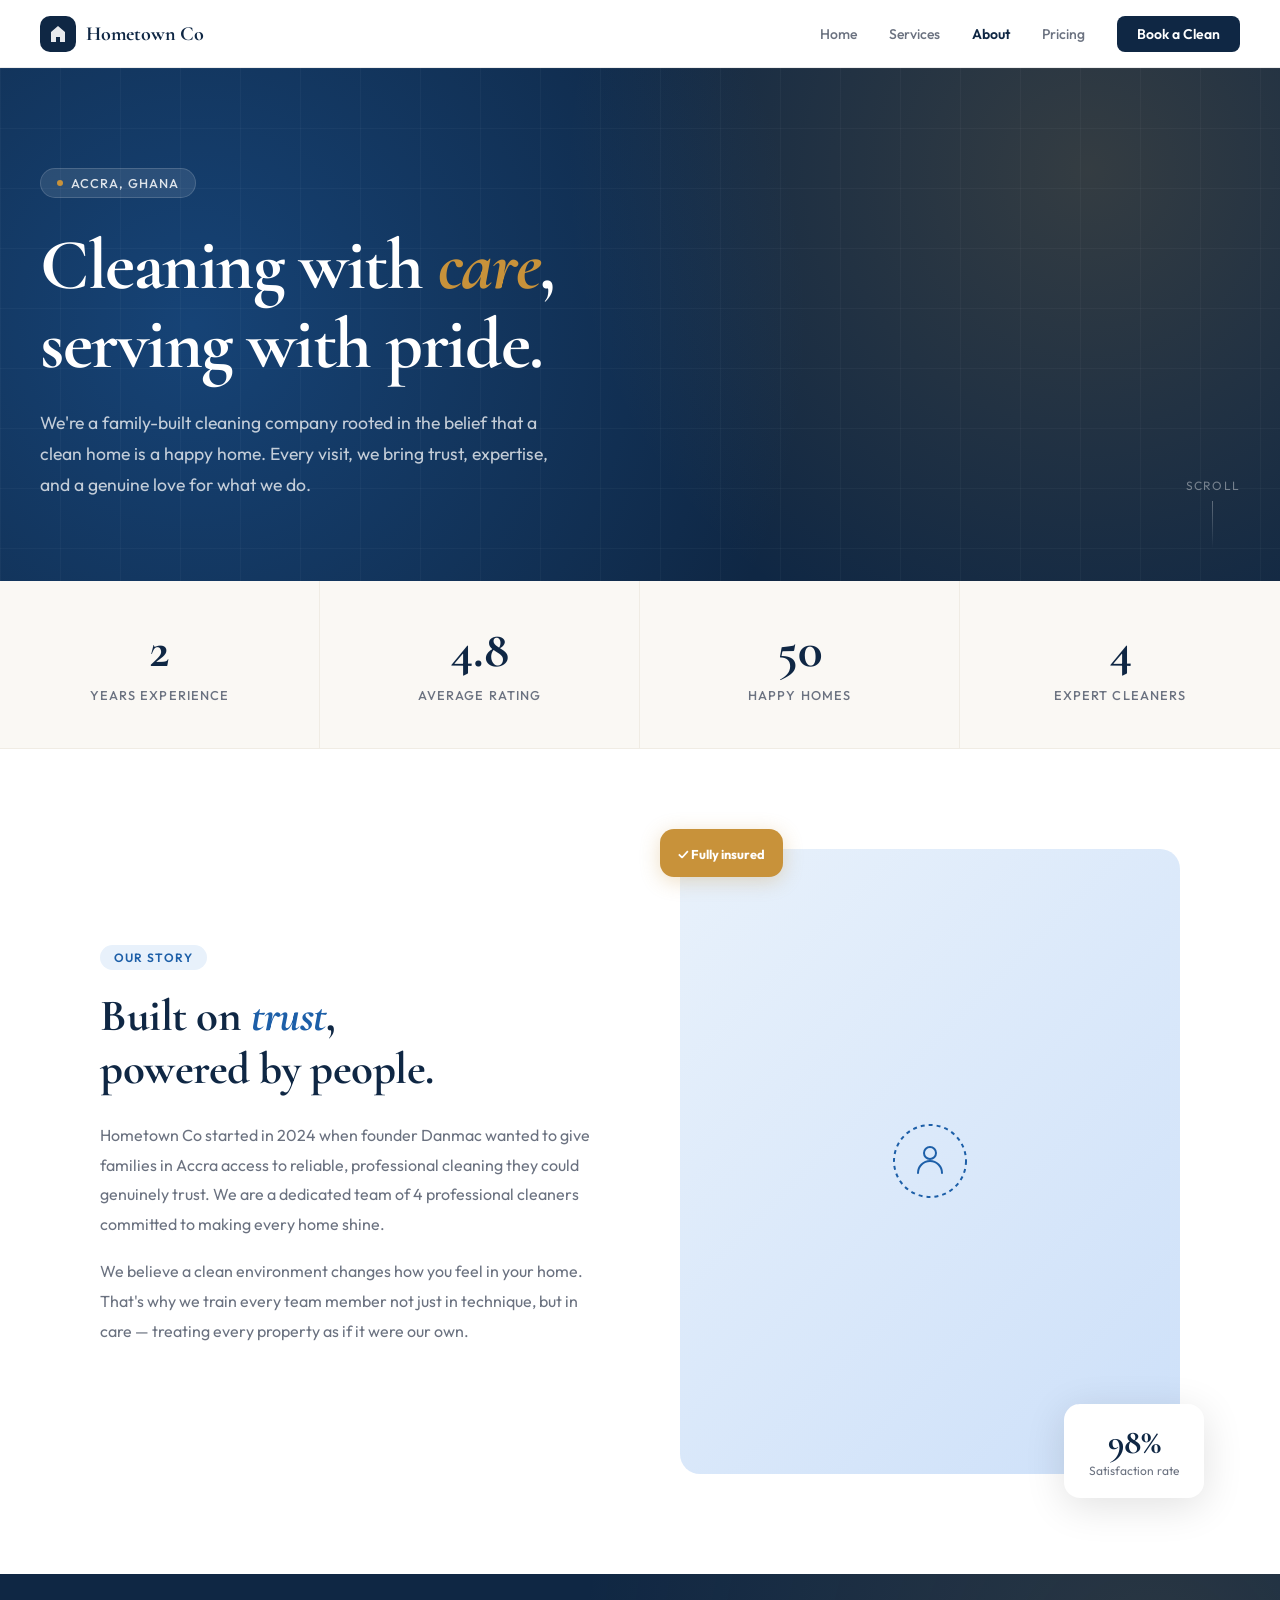
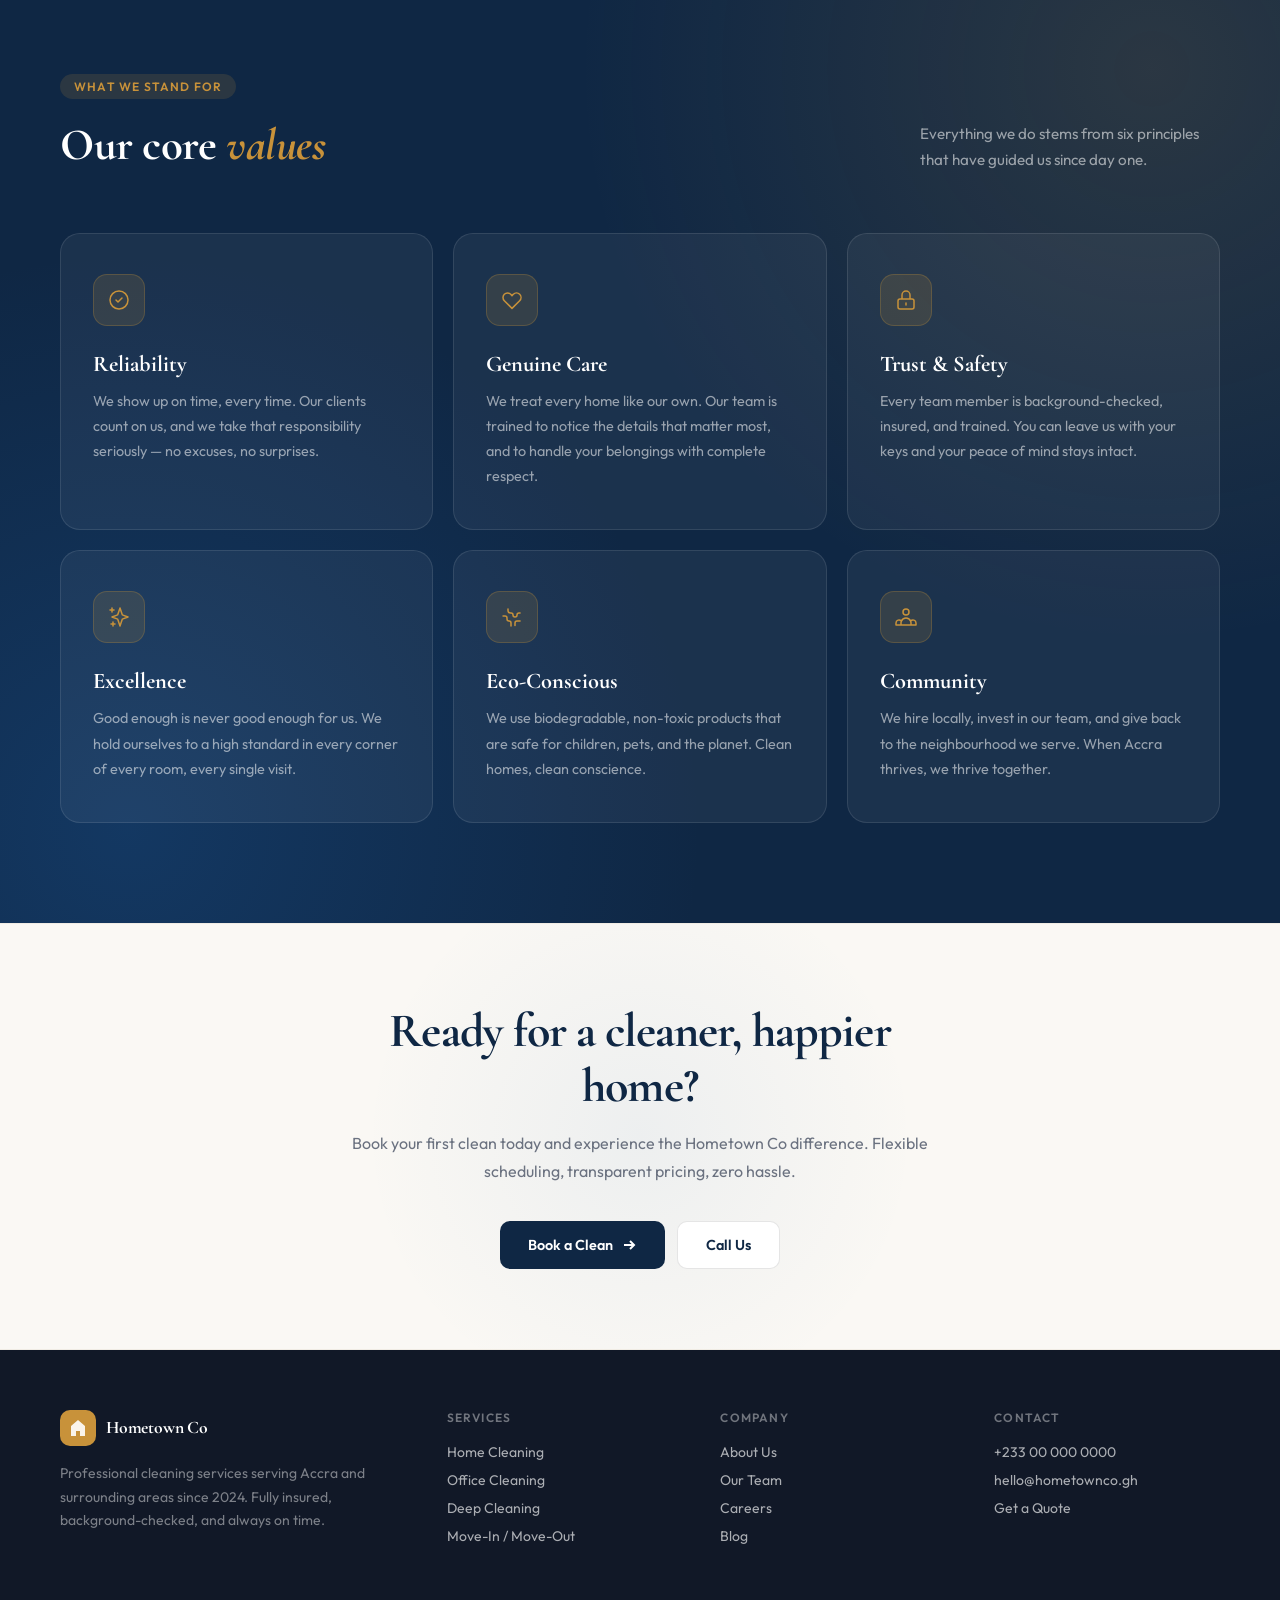
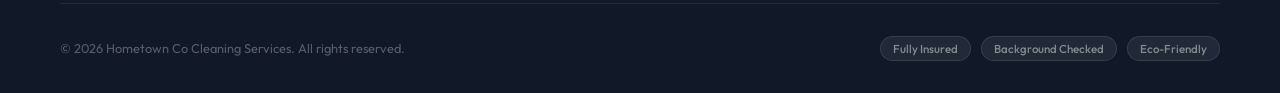
<file: about.html>
<!DOCTYPE html>
<html lang="en">
<head>
  <meta charset="UTF-8">
  <meta name="viewport" content="width=device-width, initial-scale=1.0">
  <title>About Us — Hometown Co Cleaning Services</title>
  <link href="https://fonts.googleapis.com/css2?family=Cormorant+Garamond:ital,wght@0,400;0,600;0,700;1,400&family=Outfit:wght@300;400;500;600&display=swap" rel="stylesheet">
  <style>
    :root {
      --navy: #0f2744;
      --navy-mid: #1a3a5c;
      --blue: #1d5fa8;
      --blue-light: #e8f1fb;
      --ivory: #faf8f4;
      --ivory-dark: #f0ece4;
      --gold: #c8923a;
      --gold-light: #f5e6cd;
      --sage: #4a7c5f;
      --white: #ffffff;
      --dark: #111827;
      --gray: #6b7280;
      --gray-light: #f3f4f6;
      --radius: 16px;
    }

    * { margin: 0; padding: 0; box-sizing: border-box; }

    html { scroll-behavior: smooth; }

    body {
      font-family: 'Outfit', sans-serif;
      color: var(--dark);
      background: var(--white);
      overflow-x: hidden;
    }

    /* ─── HEADER ─────────────────────────────── */
    header {
      position: sticky;
      top: 0;
      z-index: 100;
      background: rgba(255,255,255,0.95);
      backdrop-filter: blur(12px);
      border-bottom: 1px solid rgba(0,0,0,0.07);
      padding: 0 40px;
      display: flex;
      justify-content: space-between;
      align-items: center;
      height: 68px;
    }

    .logo {
      display: flex;
      align-items: center;
      gap: 10px;
      text-decoration: none;
    }

    .logo-mark {
      width: 36px;
      height: 36px;
      background: var(--navy);
      border-radius: 10px;
      display: flex;
      align-items: center;
      justify-content: center;
    }

    .logo-mark svg { width: 20px; height: 20px; }

    .logo-text {
      font-family: 'Cormorant Garamond', serif;
      font-size: 1.25rem;
      font-weight: 700;
      color: var(--navy);
      letter-spacing: -0.01em;
    }

    nav {
      display: flex;
      align-items: center;
      gap: 32px;
    }

    nav a {
      color: var(--gray);
      text-decoration: none;
      font-size: 0.875rem;
      font-weight: 500;
      transition: color 0.2s;
    }

    nav a:hover { color: var(--navy); }
    nav a.active { color: var(--navy); font-weight: 600; }

    .nav-cta {
      background: var(--navy);
      color: white !important;
      padding: 9px 20px;
      border-radius: 8px;
      font-size: 0.875rem !important;
      font-weight: 600 !important;
      transition: background 0.2s, transform 0.15s !important;
    }

    .nav-cta:hover {
      background: var(--navy-mid) !important;
      color: white !important;
      transform: translateY(-1px);
    }

    .hamburger {
      display: none;
      flex-direction: column;
      gap: 5px;
      cursor: pointer;
      padding: 4px;
      background: none;
      border: none;
    }

    .hamburger span {
      display: block;
      width: 22px;
      height: 2px;
      background: var(--navy);
      border-radius: 2px;
      transition: all 0.3s;
    }

    /* ─── HERO ─────────────────────────────────── */
    .hero {
      background: var(--navy);
      color: white;
      padding: 100px 40px 80px;
      position: relative;
      overflow: hidden;
    }

    .hero::before {
      content: '';
      position: absolute;
      inset: 0;
      background:
        radial-gradient(circle at 15% 50%, rgba(29,95,168,0.5) 0%, transparent 55%),
        radial-gradient(circle at 85% 20%, rgba(200,146,58,0.2) 0%, transparent 45%);
    }

    .hero-grid {
      position: absolute;
      inset: 0;
      background-image:
        linear-gradient(rgba(255,255,255,0.03) 1px, transparent 1px),
        linear-gradient(90deg, rgba(255,255,255,0.03) 1px, transparent 1px);
      background-size: 60px 60px;
    }

    .hero-inner {
      position: relative;
      max-width: 700px;
      animation: fadeUp 0.8s ease both;
    }

    @keyframes fadeUp {
      from { opacity: 0; transform: translateY(24px); }
      to   { opacity: 1; transform: translateY(0); }
    }

    .hero-eyebrow {
      display: inline-flex;
      align-items: center;
      gap: 8px;
      background: rgba(255,255,255,0.1);
      border: 1px solid rgba(255,255,255,0.15);
      border-radius: 100px;
      padding: 6px 16px;
      font-size: 0.8rem;
      font-weight: 500;
      letter-spacing: 0.08em;
      text-transform: uppercase;
      margin-bottom: 28px;
      color: rgba(255,255,255,0.85);
    }

    .hero-eyebrow::before {
      content: '';
      width: 6px;
      height: 6px;
      background: var(--gold);
      border-radius: 50%;
    }

    .hero h1 {
      font-family: 'Cormorant Garamond', serif;
      font-size: clamp(2.8rem, 6vw, 4.5rem);
      font-weight: 700;
      line-height: 1.1;
      letter-spacing: -0.02em;
      margin-bottom: 24px;
    }

    .hero h1 em {
      font-style: italic;
      color: var(--gold);
    }

    .hero p {
      font-size: 1.1rem;
      line-height: 1.75;
      color: rgba(255,255,255,0.75);
      max-width: 520px;
    }

    .hero-scroll {
      position: absolute;
      bottom: 32px;
      right: 40px;
      display: flex;
      flex-direction: column;
      align-items: center;
      gap: 8px;
      color: rgba(255,255,255,0.4);
      font-size: 0.75rem;
      letter-spacing: 0.1em;
      text-transform: uppercase;
    }

    .hero-scroll::after {
      content: '';
      width: 1px;
      height: 48px;
      background: linear-gradient(to bottom, rgba(255,255,255,0.3), transparent);
    }

    /* ─── STATS ─────────────────────────────────── */
    .stats {
      display: grid;
      grid-template-columns: repeat(4, 1fr);
      background: var(--ivory);
      border-bottom: 1px solid var(--ivory-dark);
    }

    .stat {
      padding: 44px 32px;
      text-align: center;
      border-right: 1px solid var(--ivory-dark);
      position: relative;
      overflow: hidden;
      animation: fadeUp 0.6s ease both;
    }

    .stat:nth-child(1) { animation-delay: 0.1s; }
    .stat:nth-child(2) { animation-delay: 0.2s; }
    .stat:nth-child(3) { animation-delay: 0.3s; }
    .stat:nth-child(4) { animation-delay: 0.4s; }

    .stat:last-child { border-right: none; }

    .stat-number {
      font-family: 'Cormorant Garamond', serif;
      font-size: 3.2rem;
      font-weight: 700;
      color: var(--navy);
      display: block;
      line-height: 1;
      margin-bottom: 8px;
    }

    .stat-number sup {
      font-size: 1.5rem;
      vertical-align: super;
    }

    .stat-label {
      font-size: 0.8rem;
      color: var(--gray);
      text-transform: uppercase;
      letter-spacing: 0.08em;
      font-weight: 500;
    }

    /* ─── MISSION ───────────────────────────────── */
    .mission {
      padding: 100px 40px;
      max-width: 1160px;
      margin: 0 auto;
      display: grid;
      grid-template-columns: 1fr 1fr;
      gap: 80px;
      align-items: center;
    }

    .section-tag {
      display: inline-block;
      background: var(--blue-light);
      color: var(--blue);
      font-size: 0.75rem;
      font-weight: 600;
      letter-spacing: 0.1em;
      text-transform: uppercase;
      padding: 5px 14px;
      border-radius: 100px;
      margin-bottom: 20px;
    }

    .mission-text h2 {
      font-family: 'Cormorant Garamond', serif;
      font-size: clamp(2rem, 3.5vw, 2.8rem);
      font-weight: 700;
      color: var(--navy);
      margin-bottom: 24px;
      line-height: 1.2;
      letter-spacing: -0.01em;
    }

    .mission-text h2 em {
      font-style: italic;
      color: var(--blue);
    }

    .mission-text p {
      color: var(--gray);
      line-height: 1.85;
      font-size: 1rem;
      margin-bottom: 18px;
    }

    .mission-text p:last-of-type { margin-bottom: 32px; }

    .btn-primary {
      display: inline-flex;
      align-items: center;
      gap: 8px;
      background: var(--navy);
      color: white;
      padding: 14px 28px;
      border-radius: 10px;
      font-size: 0.9rem;
      font-weight: 600;
      text-decoration: none;
      transition: background 0.2s, transform 0.15s, box-shadow 0.2s;
    }

    .btn-primary:hover {
      background: var(--navy-mid);
      transform: translateY(-2px);
      box-shadow: 0 8px 24px rgba(15,39,68,0.25);
    }

    .btn-primary svg { width: 16px; height: 16px; }

    .mission-visual {
      position: relative;
    }

    .mission-img-wrap {
      border-radius: 20px;
      overflow: hidden;
      aspect-ratio: 4/5;
      background: var(--blue-light);
      position: relative;
    }

    .mission-img-wrap img {
      width: 100%;
      height: 100%;
      object-fit: cover;
      display: block;
    }

    .mission-img-placeholder {
      width: 100%;
      height: 100%;
      display: flex;
      align-items: center;
      justify-content: center;
      background: linear-gradient(135deg, var(--blue-light) 0%, #cde0f9 100%);
    }

    .floating-badge {
      position: absolute;
      bottom: -24px;
      right: -24px;
      background: var(--white);
      border-radius: 16px;
      padding: 20px 24px;
      box-shadow: 0 8px 40px rgba(0,0,0,0.12);
      text-align: center;
      min-width: 140px;
    }

    .floating-badge .badge-num {
      font-family: 'Cormorant Garamond', serif;
      font-size: 2.2rem;
      font-weight: 700;
      color: var(--navy);
      line-height: 1;
    }

    .floating-badge .badge-label {
      font-size: 0.75rem;
      color: var(--gray);
      margin-top: 4px;
    }

    .floating-badge-2 {
      position: absolute;
      top: -20px;
      left: -20px;
      background: var(--gold);
      border-radius: 14px;
      padding: 14px 18px;
      box-shadow: 0 4px 20px rgba(200,146,58,0.3);
    }

    .floating-badge-2 span {
      font-size: 0.8rem;
      font-weight: 700;
      color: white;
      white-space: nowrap;
    }

    /* ─── VALUES ────────────────────────────────── */
    .values {
      background: var(--navy);
      padding: 100px 40px;
      position: relative;
      overflow: hidden;
    }

    .values::before {
      content: '';
      position: absolute;
      inset: 0;
      background:
        radial-gradient(circle at 90% 10%, rgba(200,146,58,0.15) 0%, transparent 40%),
        radial-gradient(circle at 10% 90%, rgba(29,95,168,0.3) 0%, transparent 40%);
    }

    .values-inner {
      max-width: 1160px;
      margin: 0 auto;
      position: relative;
    }

    .values-header {
      display: flex;
      align-items: flex-end;
      justify-content: space-between;
      margin-bottom: 60px;
      gap: 40px;
    }

    .values-header-left h2 {
      font-family: 'Cormorant Garamond', serif;
      font-size: clamp(2rem, 3.5vw, 2.8rem);
      font-weight: 700;
      color: white;
      line-height: 1.2;
      letter-spacing: -0.01em;
    }

    .values-header-left h2 em {
      font-style: italic;
      color: var(--gold);
    }

    .values-header p {
      color: rgba(255,255,255,0.55);
      font-size: 0.95rem;
      max-width: 300px;
      line-height: 1.7;
    }

    .values-grid {
      display: grid;
      grid-template-columns: repeat(3, 1fr);
      gap: 20px;
    }

    .value-card {
      background: rgba(255,255,255,0.05);
      border: 1px solid rgba(255,255,255,0.1);
      border-radius: 20px;
      padding: 40px 32px;
      transition: background 0.3s, border-color 0.3s, transform 0.3s;
      position: relative;
      overflow: hidden;
    }

    .value-card::before {
      content: '';
      position: absolute;
      top: 0;
      left: 0;
      right: 0;
      height: 3px;
      background: linear-gradient(90deg, var(--gold), transparent);
      transform: scaleX(0);
      transform-origin: left;
      transition: transform 0.4s ease;
    }

    .value-card:hover {
      background: rgba(255,255,255,0.08);
      border-color: rgba(255,255,255,0.18);
      transform: translateY(-4px);
    }

    .value-card:hover::before {
      transform: scaleX(1);
    }

    .value-icon {
      width: 52px;
      height: 52px;
      background: rgba(200,146,58,0.15);
      border-radius: 14px;
      display: flex;
      align-items: center;
      justify-content: center;
      margin-bottom: 24px;
      border: 1px solid rgba(200,146,58,0.25);
    }

    .value-icon svg {
      width: 24px;
      height: 24px;
      stroke: var(--gold);
    }

    .value-card h3 {
      font-family: 'Cormorant Garamond', serif;
      font-size: 1.4rem;
      font-weight: 700;
      color: white;
      margin-bottom: 12px;
    }

    .value-card p {
      color: rgba(255,255,255,0.55);
      font-size: 0.9rem;
      line-height: 1.75;
    }

    /* ─── TEAM ──────────────────────────────────── */
    .team {
      padding: 100px 40px;
      max-width: 1160px;
      margin: 0 auto;
    }

    .section-header {
      text-align: center;
      margin-bottom: 60px;
    }

    .section-header h2 {
      font-family: 'Cormorant Garamond', serif;
      font-size: clamp(2rem, 3.5vw, 2.8rem);
      font-weight: 700;
      color: var(--navy);
      line-height: 1.2;
      letter-spacing: -0.01em;
      margin-bottom: 12px;
    }

    .section-header h2 em {
      font-style: italic;
      color: var(--blue);
    }

    .section-header p {
      color: var(--gray);
      font-size: 1rem;
      max-width: 500px;
      margin: 0 auto;
      line-height: 1.7;
    }

    .team-grid {
      display: grid;
      grid-template-columns: repeat(4, 1fr);
      gap: 24px;
    }

    .team-card {
      text-align: center;
    }

    .team-avatar {
      width: 100%;
      aspect-ratio: 1;
      border-radius: 20px;
      overflow: hidden;
      margin-bottom: 20px;
      background: var(--ivory);
      position: relative;
    }

    .team-avatar img {
      width: 100%;
      height: 100%;
      object-fit: cover;
      display: block;
      transition: transform 0.4s ease;
    }

    .team-card:hover .team-avatar img { transform: scale(1.04); }

    .team-avatar-placeholder {
      width: 100%;
      height: 100%;
      display: flex;
      align-items: center;
      justify-content: center;
      font-family: 'Cormorant Garamond', serif;
      font-size: 2.5rem;
      font-weight: 700;
      color: var(--navy);
    }

    .team-name {
      font-family: 'Cormorant Garamond', serif;
      font-size: 1.3rem;
      font-weight: 700;
      color: var(--navy);
      margin-bottom: 4px;
    }

    .team-role {
      font-size: 0.8rem;
      color: var(--blue);
      font-weight: 600;
      text-transform: uppercase;
      letter-spacing: 0.08em;
    }

    /* ─── CTA BAND ───────────────────────────────── */
    .cta-band {
      background: var(--ivory);
      border-top: 1px solid var(--ivory-dark);
      border-bottom: 1px solid var(--ivory-dark);
      padding: 80px 40px;
      text-align: center;
      position: relative;
      overflow: hidden;
    }

    .cta-band::before {
      content: '';
      position: absolute;
      top: 50%;
      left: 50%;
      transform: translate(-50%, -50%);
      width: 600px;
      height: 600px;
      background: radial-gradient(circle, rgba(29,95,168,0.06) 0%, transparent 65%);
    }

    .cta-band-inner {
      position: relative;
      max-width: 580px;
      margin: 0 auto;
    }

    .cta-band h2 {
      font-family: 'Cormorant Garamond', serif;
      font-size: clamp(2rem, 4vw, 3rem);
      font-weight: 700;
      color: var(--navy);
      line-height: 1.15;
      letter-spacing: -0.02em;
      margin-bottom: 16px;
    }

    .cta-band p {
      color: var(--gray);
      font-size: 1rem;
      line-height: 1.7;
      margin-bottom: 36px;
    }

    .cta-buttons {
      display: flex;
      gap: 12px;
      justify-content: center;
      flex-wrap: wrap;
    }

    .btn-secondary {
      display: inline-flex;
      align-items: center;
      gap: 8px;
      background: white;
      color: var(--navy);
      padding: 14px 28px;
      border-radius: 10px;
      font-size: 0.9rem;
      font-weight: 600;
      text-decoration: none;
      border: 1px solid rgba(0,0,0,0.1);
      transition: border-color 0.2s, box-shadow 0.2s, transform 0.15s;
    }

    .btn-secondary:hover {
      border-color: rgba(0,0,0,0.2);
      box-shadow: 0 4px 16px rgba(0,0,0,0.08);
      transform: translateY(-1px);
    }

    /* ─── FOOTER ─────────────────────────────────── */
    footer {
      background: var(--dark);
      color: white;
      padding: 60px 40px 32px;
    }

    .footer-inner {
      max-width: 1160px;
      margin: 0 auto;
    }

    .footer-top {
      display: grid;
      grid-template-columns: 1.5fr 1fr 1fr 1fr;
      gap: 48px;
      padding-bottom: 48px;
      border-bottom: 1px solid rgba(255,255,255,0.08);
      margin-bottom: 32px;
    }

    .footer-brand .logo-text { color: white; font-size: 1.1rem; }
    .footer-brand .logo-mark { background: var(--gold); }

    .footer-desc {
      color: rgba(255,255,255,0.45);
      font-size: 0.875rem;
      line-height: 1.7;
      margin-top: 16px;
    }

    .footer-col h4 {
      font-size: 0.75rem;
      font-weight: 600;
      color: rgba(255,255,255,0.4);
      text-transform: uppercase;
      letter-spacing: 0.1em;
      margin-bottom: 18px;
    }

    .footer-col a {
      display: block;
      color: rgba(255,255,255,0.65);
      text-decoration: none;
      font-size: 0.875rem;
      margin-bottom: 10px;
      transition: color 0.2s;
    }

    .footer-col a:hover { color: white; }

    .footer-bottom {
      display: flex;
      justify-content: space-between;
      align-items: center;
      gap: 16px;
      flex-wrap: wrap;
    }

    .footer-copy {
      font-size: 0.8rem;
      color: rgba(255,255,255,0.3);
    }

    .footer-badges {
      display: flex;
      gap: 10px;
    }

    .badge-pill {
      background: rgba(255,255,255,0.07);
      border: 1px solid rgba(255,255,255,0.1);
      border-radius: 100px;
      padding: 4px 12px;
      font-size: 0.72rem;
      color: rgba(255,255,255,0.45);
      font-weight: 500;
    }

    /* ─── MOBILE NAV ─────────────────────────────── */
    .mobile-menu {
      display: none;
      flex-direction: column;
      gap: 0;
      background: white;
      border-bottom: 1px solid rgba(0,0,0,0.07);
      padding: 0 40px;
    }

    .mobile-menu.open { display: flex; }

    .mobile-menu a {
      color: var(--dark);
      text-decoration: none;
      font-size: 0.95rem;
      font-weight: 500;
      padding: 14px 0;
      border-bottom: 1px solid rgba(0,0,0,0.05);
      transition: color 0.2s;
    }

    .mobile-menu a:hover { color: var(--navy); }
    .mobile-menu a:last-child { border-bottom: none; }

    /* ─── SCROLL REVEAL ──────────────────────────── */
    .reveal {
      opacity: 0;
      transform: translateY(28px);
      transition: opacity 0.7s ease, transform 0.7s ease;
    }

    .reveal.visible {
      opacity: 1;
      transform: translateY(0);
    }

    .reveal-delay-1 { transition-delay: 0.1s; }
    .reveal-delay-2 { transition-delay: 0.2s; }
    .reveal-delay-3 { transition-delay: 0.3s; }
    .reveal-delay-4 { transition-delay: 0.4s; }

    /* ─── RESPONSIVE ─────────────────────────────── */
    @media (max-width: 1024px) {
      .team-grid { grid-template-columns: repeat(2, 1fr); }
      .footer-top { grid-template-columns: 1fr 1fr; gap: 32px; }
    }

    @media (max-width: 768px) {
      header { padding: 0 20px; }
      nav { display: none; }
      .hamburger { display: flex; }
      .mobile-menu { padding: 0 20px; }

      .hero { padding: 70px 20px 60px; }
      .hero h1 { font-size: 2.6rem; }

      .stats { grid-template-columns: repeat(2, 1fr); }
      .stat { border-bottom: 1px solid var(--ivory-dark); }
      .stat:nth-child(2n) { border-right: none; }

      .mission {
        grid-template-columns: 1fr;
        gap: 40px;
        padding: 60px 20px;
      }

      .mission-visual { order: -1; }
      .floating-badge { display: none; }
      .floating-badge-2 { display: none; }

      .values { padding: 70px 20px; }
      .values-header { flex-direction: column; align-items: flex-start; }
      .values-grid { grid-template-columns: 1fr; }

      .team { padding: 70px 20px; }
      .team-grid { grid-template-columns: repeat(2, 1fr); }

      .cta-band { padding: 60px 20px; }

      footer { padding: 50px 20px 24px; }
      .footer-top { grid-template-columns: 1fr; gap: 32px; }
      .footer-bottom { flex-direction: column; align-items: flex-start; }

      .hero-scroll { display: none; }
    }

    @media (max-width: 480px) {
      .team-grid { grid-template-columns: 1fr 1fr; }
      .hero h1 { font-size: 2.1rem; }
    }
  </style>
</head>
<body>

<!-- ─── HEADER ─── -->
<header role="banner">
  <a href="/" class="logo" aria-label="Hometown Co Home">
    <div class="logo-mark" aria-hidden="true">
      <svg viewBox="0 0 20 20" fill="none" xmlns="http://www.w3.org/2000/svg">
        <path d="M10 2L3 8v10h5v-5h4v5h5V8L10 2z" fill="white" opacity="0.9"/>
      </svg>
    </div>
    <span class="logo-text">Hometown Co</span>
  </a>

  <nav role="navigation" aria-label="Main navigation">
    <a href="/">Home</a>
    <a href="/services">Services</a>
    <a href="/about" class="active" aria-current="page">About</a>
    <a href="/pricing">Pricing</a>
    <a href="/contact" class="nav-cta">Book a Clean</a>
  </nav>

  <button class="hamburger" aria-label="Toggle mobile menu" aria-expanded="false" onclick="toggleMenu(this)">
    <span></span><span></span><span></span>
  </button>
</header>

<div class="mobile-menu" id="mobile-menu" role="navigation" aria-label="Mobile navigation">
  <a href="/">Home</a>
  <a href="/services">Services</a>
  <a href="/about">About</a>
  <a href="/pricing">Pricing</a>
  <a href="/contact">Book a Clean</a>
</div>

<!-- ─── HERO ─── -->
<section class="hero" aria-labelledby="hero-heading">
  <div class="hero-grid" aria-hidden="true"></div>
  <div class="hero-inner">
    <div class="hero-eyebrow">Accra, Ghana</div>
    <h1 id="hero-heading">
      Cleaning with <em>care</em>,<br>serving with pride.
    </h1>
    <p>We're a family-built cleaning company rooted in the belief that a clean home is a happy home. Every visit, we bring trust, expertise, and a genuine love for what we do.</p>
  </div>
  <div class="hero-scroll" aria-hidden="true">Scroll</div>
</section>

<!-- ─── STATS ─── -->
<section class="stats" aria-label="Company highlights">
  <div class="stat reveal">
    <span class="stat-number">2</span>
    <span class="stat-label">Years experience</span>
  </div>
  <div class="stat reveal reveal-delay-1">
    <span class="stat-number">4.8</span>
    <span class="stat-label">Average rating</span>
  </div>
  <div class="stat reveal reveal-delay-2">
    <span class="stat-number">50</span>
    <span class="stat-label">Happy homes</span>
  </div>
  <div class="stat reveal reveal-delay-3">
    <span class="stat-number">4</span>
    <span class="stat-label">Expert cleaners</span>
  </div>
</section>

<!-- ─── MISSION ─── -->
<section class="mission reveal" aria-labelledby="mission-heading">
  <div class="mission-text">
    <span class="section-tag">Our Story</span>
    <h2 id="mission-heading">Built on <em>trust</em>,<br>powered by people.</h2>
    <p>Hometown Co started in 2024 when founder Danmac wanted to give families in Accra access to reliable, professional cleaning they could genuinely trust. We are a dedicated team of 4 professional cleaners committed to making every home shine.</p>
    <p>We believe a clean environment changes how you feel in your home. That's why we train every team member not just in technique, but in care — treating every property as if it were our own.</p>
  </div>

  <div class="mission-visual reveal reveal-delay-2">
    <div class="mission-img-wrap">
      <img src="https://images.unsplash.com/photo-1581578731548-c64695cc6952?w=800&q=80" alt="Hometown Co cleaning team at work" loading="lazy" onerror="this.parentNode.innerHTML='<div class=\'mission-img-placeholder\'><svg width=\'80\' height=\'80\' viewBox=\'0 0 80 80\' fill=\'none\'><circle cx=\'40\' cy=\'40\' r=\'36\' stroke=\'#1d5fa8\' stroke-width=\'2\' stroke-dasharray=\'4 4\'/><path d=\'M28 52c0-6.6 5.4-12 12-12s12 5.4 12 12\' stroke=\'#1d5fa8\' stroke-width=\'2\' stroke-linecap=\'round\'/><circle cx=\'40\' cy=\'32\' r=\'6\' stroke=\'#1d5fa8\' stroke-width=\'2\'/></svg></div>'">
    </div>
    <div class="floating-badge" aria-hidden="true">
      <div class="badge-num">98%</div>
      <div class="badge-label">Satisfaction rate</div>
    </div>
    <div class="floating-badge-2" aria-hidden="true">
      <span>✓ Fully insured</span>
    </div>
  </div>
</section>

<!-- ─── VALUES ─── -->
<section class="values" aria-labelledby="values-heading">
  <div class="values-inner">
    <div class="values-header reveal">
      <div class="values-header-left">
        <span class="section-tag" style="background: rgba(200,146,58,0.15); color: var(--gold);">What We Stand For</span>
        <h2 id="values-heading">Our core <em>values</em></h2>
      </div>
      <p>Everything we do stems from six principles that have guided us since day one.</p>
    </div>

    <div class="values-grid">
      <article class="value-card reveal">
        <div class="value-icon" aria-hidden="true">
          <svg viewBox="0 0 24 24" fill="none" stroke-width="1.5" stroke-linecap="round" stroke-linejoin="round">
            <path d="M9 12l2 2 4-4m6 2a9 9 0 11-18 0 9 9 0 0118 0z"/>
          </svg>
        </div>
        <h3>Reliability</h3>
        <p>We show up on time, every time. Our clients count on us, and we take that responsibility seriously — no excuses, no surprises.</p>
      </article>

      <article class="value-card reveal reveal-delay-1">
        <div class="value-icon" aria-hidden="true">
          <svg viewBox="0 0 24 24" fill="none" stroke-width="1.5" stroke-linecap="round" stroke-linejoin="round">
            <path d="M4.318 6.318a4.5 4.5 0 000 6.364L12 20.364l7.682-7.682a4.5 4.5 0 00-6.364-6.364L12 7.636l-1.318-1.318a4.5 4.5 0 00-6.364 0z"/>
          </svg>
        </div>
        <h3>Genuine Care</h3>
        <p>We treat every home like our own. Our team is trained to notice the details that matter most, and to handle your belongings with complete respect.</p>
      </article>

      <article class="value-card reveal reveal-delay-2">
        <div class="value-icon" aria-hidden="true">
          <svg viewBox="0 0 24 24" fill="none" stroke-width="1.5" stroke-linecap="round" stroke-linejoin="round">
            <path d="M12 15v2m-6 4h12a2 2 0 002-2v-6a2 2 0 00-2-2H6a2 2 0 00-2 2v6a2 2 0 002 2zm10-10V7a4 4 0 00-8 0v4h8z"/>
          </svg>
        </div>
        <h3>Trust & Safety</h3>
        <p>Every team member is background-checked, insured, and trained. You can leave us with your keys and your peace of mind stays intact.</p>
      </article>

      <article class="value-card reveal">
        <div class="value-icon" aria-hidden="true">
          <svg viewBox="0 0 24 24" fill="none" stroke-width="1.5" stroke-linecap="round" stroke-linejoin="round">
            <path d="M5 3v4M3 5h4M6 17v4m-2-2h4m5-16l2.286 6.857L21 12l-5.714 2.143L13 21l-2.286-6.857L5 12l5.714-2.143L13 3z"/>
          </svg>
        </div>
        <h3>Excellence</h3>
        <p>Good enough is never good enough for us. We hold ourselves to a high standard in every corner of every room, every single visit.</p>
      </article>

      <article class="value-card reveal reveal-delay-1">
        <div class="value-icon" aria-hidden="true">
          <svg viewBox="0 0 24 24" fill="none" stroke-width="1.5" stroke-linecap="round" stroke-linejoin="round">
            <path d="M3.055 11H5a2 2 0 012 2v1a2 2 0 002 2 2 2 0 012 2v2.945M8 3.935V5.5A2.5 2.5 0 0010.5 8h.5a2 2 0 012 2 2 2 0 104 0 2 2 0 012-2h1.064M15 20.488V18a2 2 0 012-2h3.064"/>
          </svg>
        </div>
        <h3>Eco-Conscious</h3>
        <p>We use biodegradable, non-toxic products that are safe for children, pets, and the planet. Clean homes, clean conscience.</p>
      </article>

      <article class="value-card reveal reveal-delay-2">
        <div class="value-icon" aria-hidden="true">
          <svg viewBox="0 0 24 24" fill="none" stroke-width="1.5" stroke-linecap="round" stroke-linejoin="round">
            <path d="M17 20h5v-2a3 3 0 00-5.356-1.857M17 20H7m10 0v-2c0-.656-.126-1.283-.356-1.857M7 20H2v-2a3 3 0 015.356-1.857M7 20v-2c0-.656.126-1.283.356-1.857m0 0a5.002 5.002 0 019.288 0M15 7a3 3 0 11-6 0 3 3 0 016 0z"/>
          </svg>
        </div>
        <h3>Community</h3>
        <p>We hire locally, invest in our team, and give back to the neighbourhood we serve. When Accra thrives, we thrive together.</p>
      </article>
    </div>
  </div>
</section>


<!-- ─── CTA ─── -->
<section class="cta-band" aria-labelledby="cta-heading">
  <div class="cta-band-inner reveal">
    <h2 id="cta-heading">Ready for a cleaner, happier home?</h2>
    <p>Book your first clean today and experience the Hometown Co difference. Flexible scheduling, transparent pricing, zero hassle.</p>
    <div class="cta-buttons">
      <a href="/contact" class="btn-primary">
        Book a Clean
        <svg viewBox="0 0 16 16" fill="none" stroke="currentColor" stroke-width="2" aria-hidden="true" width="16" height="16">
          <path d="M3 8h10M9 4l4 4-4 4"/>
        </svg>
      </a>
      <a href="tel:+233000000000" class="btn-secondary">Call Us</a>
    </div>
  </div>
</section>

<!-- ─── FOOTER ─── -->
<footer role="contentinfo">
  <div class="footer-inner">
    <div class="footer-top">
      <div class="footer-brand">
        <a href="/" class="logo" aria-label="Hometown Co Home">
          <div class="logo-mark" aria-hidden="true">
            <svg viewBox="0 0 20 20" fill="none">
              <path d="M10 2L3 8v10h5v-5h4v5h5V8L10 2z" fill="white" opacity="0.9"/>
            </svg>
          </div>
          <span class="logo-text">Hometown Co</span>
        </a>
        <p class="footer-desc">Professional cleaning services serving Accra and surrounding areas since 2024. Fully insured, background-checked, and always on time.</p>
      </div>
      <div class="footer-col">
        <h4>Services</h4>
        <a href="/services/home">Home Cleaning</a>
        <a href="/services/office">Office Cleaning</a>
        <a href="/services/deep">Deep Cleaning</a>
        <a href="/services/move">Move-In / Move-Out</a>
      </div>
      <div class="footer-col">
        <h4>Company</h4>
        <a href="/about">About Us</a>
        <a href="/team">Our Team</a>
        <a href="/careers">Careers</a>
        <a href="/blog">Blog</a>
      </div>
      <div class="footer-col">
        <h4>Contact</h4>
        <a href="tel:+233000000000">+233 00 000 0000</a>
        <a href="mailto:hello@hometownco.gh">hello@hometownco.gh</a>
        <a href="/contact">Get a Quote</a>
      </div>
    </div>
    <div class="footer-bottom">
      <span class="footer-copy">© 2026 Hometown Co Cleaning Services. All rights reserved.</span>
      <div class="footer-badges" aria-label="Certifications">
        <span class="badge-pill">Fully Insured</span>
        <span class="badge-pill">Background Checked</span>
        <span class="badge-pill">Eco-Friendly</span>
      </div>
    </div>
  </div>
</footer>

<script>
  function toggleMenu(btn) {
    const menu = document.getElementById('mobile-menu');
    const open = menu.classList.toggle('open');
    btn.setAttribute('aria-expanded', open);
  }

  const observer = new IntersectionObserver((entries) => {
    entries.forEach(el => {
      if (el.isIntersecting) {
        el.target.classList.add('visible');
        observer.unobserve(el.target);
      }
    });
  }, { threshold: 0.15 });

  document.querySelectorAll('.reveal').forEach(el => observer.observe(el));
</script>
</body>
</html>
</file>
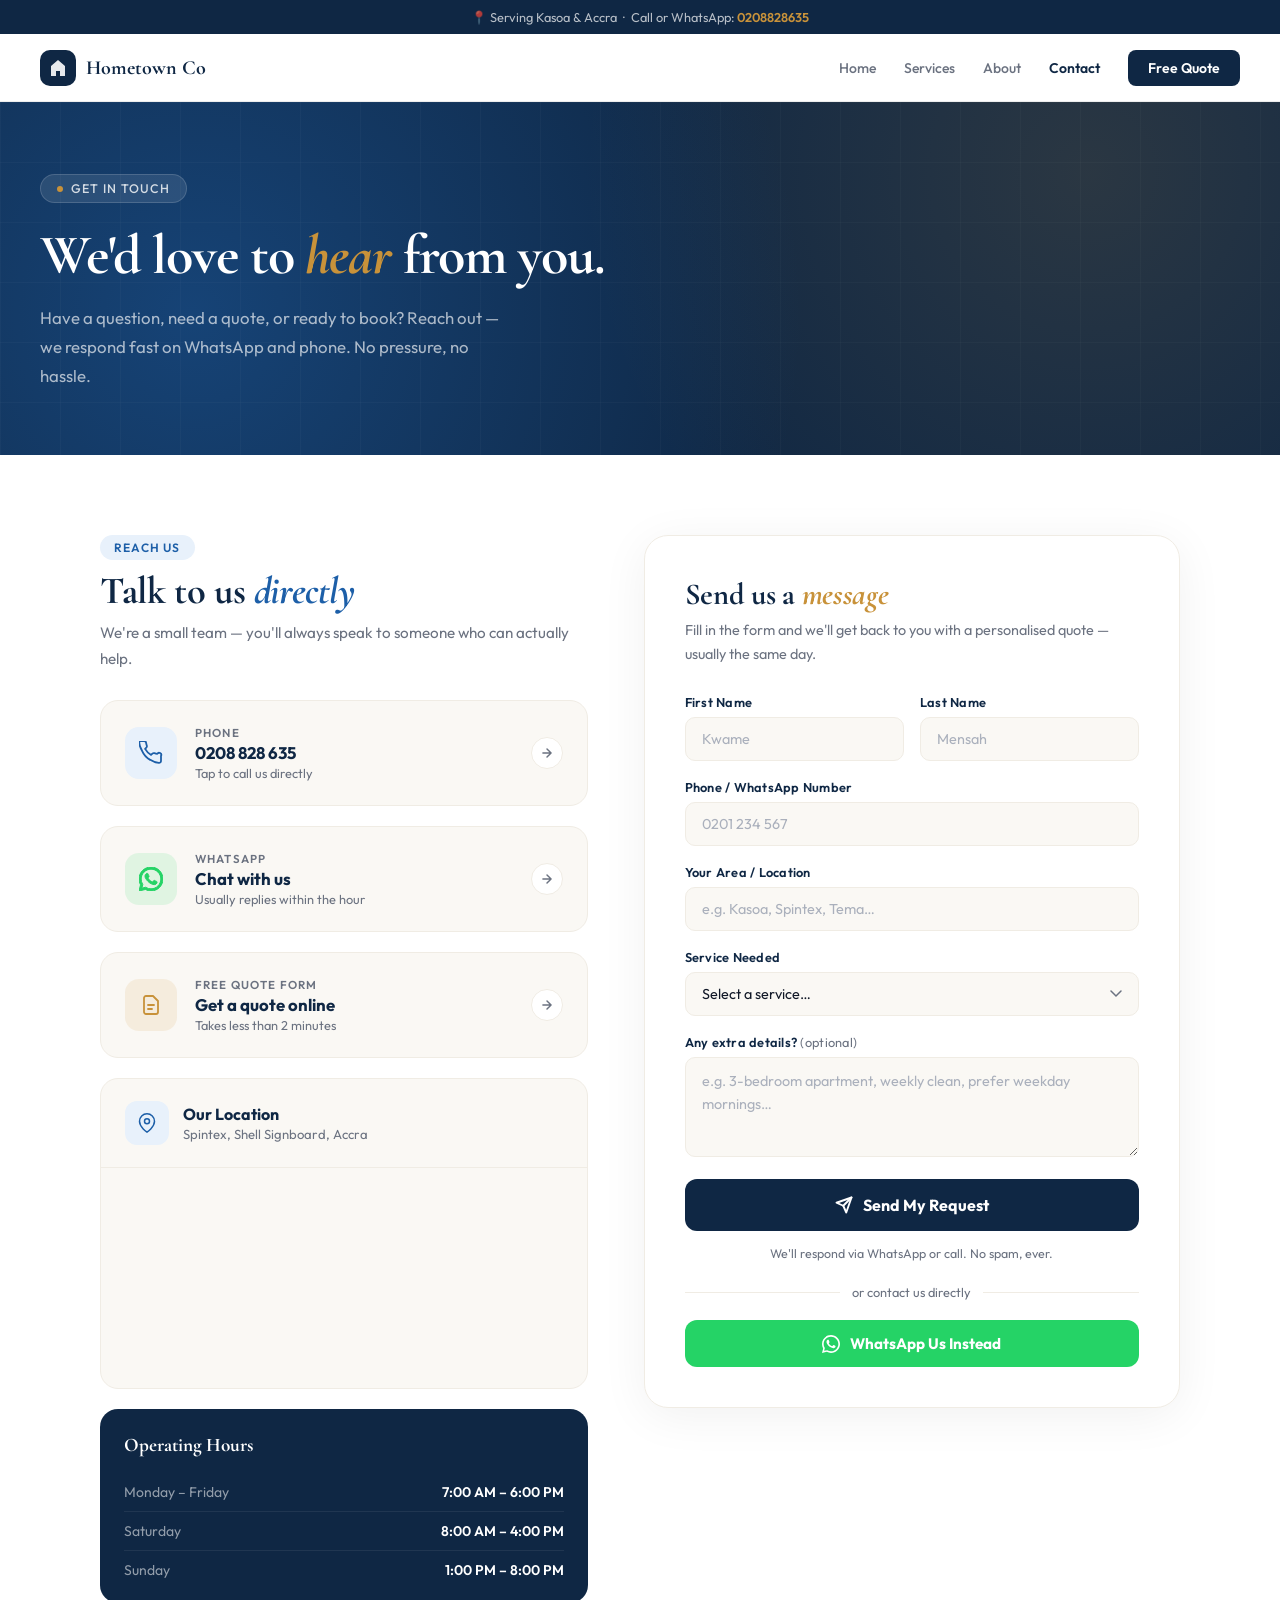
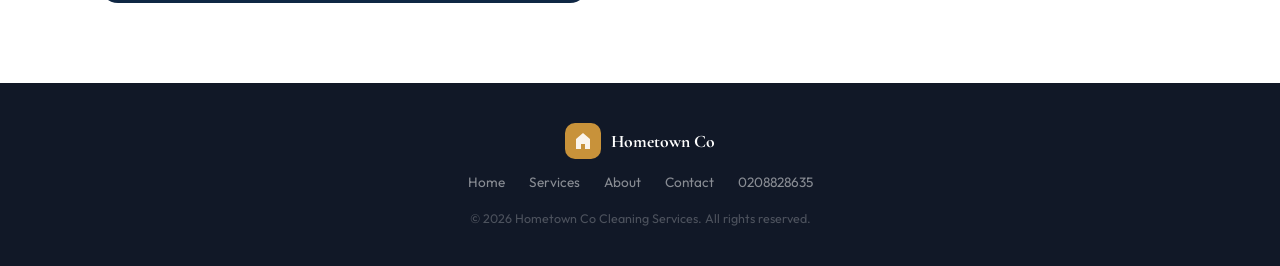
<file: contact.html>
<!DOCTYPE html>
<html lang="en">
<head>
  <meta charset="UTF-8">
  <meta name="viewport" content="width=device-width, initial-scale=1.0">
  <title>Contact Us — Hometown Co Cleaning Services</title>
  <meta name="description" content="Contact Hometown Co Cleaning Services in Kasoa & Accra. Call or WhatsApp 0208828635, or fill in our free quote form.">
  <link href="https://fonts.googleapis.com/css2?family=Cormorant+Garamond:ital,wght@0,600;0,700;1,600&family=Outfit:wght@300;400;500;600&display=swap" rel="stylesheet">
  <style>
    :root {
      --navy: #0f2744;
      --navy-mid: #1a3a5c;
      --blue: #1d5fa8;
      --blue-light: #e8f1fb;
      --ivory: #faf8f4;
      --ivory-dark: #f0ece4;
      --gold: #c8923a;
      --white: #ffffff;
      --dark: #111827;
      --gray: #6b7280;
      --wa-green: #25D366;
    }

    * { margin: 0; padding: 0; box-sizing: border-box; }
    html { scroll-behavior: smooth; }
    body {
      font-family: 'Outfit', sans-serif;
      color: var(--dark);
      background: var(--white);
      overflow-x: hidden;
    }

    /* ─── TOPBAR ─── */
    .topbar {
      background: var(--navy);
      color: rgba(255,255,255,0.7);
      text-align: center;
      font-size: 0.8rem;
      padding: 9px 20px;
    }
    .topbar a { color: var(--gold); text-decoration: none; font-weight: 600; }

    /* ─── HEADER ─── */
    header {
      position: sticky; top: 0; z-index: 100;
      background: rgba(255,255,255,0.96);
      backdrop-filter: blur(12px);
      border-bottom: 1px solid rgba(0,0,0,0.07);
      padding: 0 40px;
      display: flex; justify-content: space-between; align-items: center;
      height: 68px;
    }
    .logo { display: flex; align-items: center; gap: 10px; text-decoration: none; }
    .logo-mark {
      width: 36px; height: 36px; background: var(--navy);
      border-radius: 10px; display: flex; align-items: center; justify-content: center;
    }
    .logo-mark svg { width: 20px; height: 20px; }
    .logo-text {
      font-family: 'Cormorant Garamond', serif;
      font-size: 1.25rem; font-weight: 700; color: var(--navy);
    }
    nav { display: flex; align-items: center; gap: 28px; }
    nav a {
      color: var(--gray); text-decoration: none;
      font-size: 0.875rem; font-weight: 500; transition: color 0.2s;
    }
    nav a:hover { color: var(--navy); }
    nav a.active { color: var(--navy); font-weight: 600; }
    .nav-cta {
      background: var(--navy); color: white !important;
      padding: 9px 20px; border-radius: 8px; font-weight: 600 !important;
      transition: background 0.2s, transform 0.15s !important;
    }
    .nav-cta:hover { background: var(--navy-mid) !important; transform: translateY(-1px); }
    .hamburger {
      display: none; flex-direction: column; gap: 5px;
      cursor: pointer; background: none; border: none; padding: 4px;
    }
    .hamburger span { display: block; width: 22px; height: 2px; background: var(--navy); border-radius: 2px; }
    .mobile-menu {
      display: none; flex-direction: column;
      background: white; border-bottom: 1px solid rgba(0,0,0,0.07); padding: 0 20px;
    }
    .mobile-menu.open { display: flex; }
    .mobile-menu a {
      color: var(--dark); text-decoration: none; font-size: 0.95rem;
      font-weight: 500; padding: 14px 0; border-bottom: 1px solid rgba(0,0,0,0.05);
    }
    .mobile-menu a:last-child { border: none; }

    /* ─── PAGE HERO ─── */
    .page-hero {
      background: var(--navy); color: white;
      padding: 72px 40px 64px; position: relative; overflow: hidden;
    }
    .page-hero::before {
      content: '';
      position: absolute; inset: 0;
      background:
        radial-gradient(circle at 15% 60%, rgba(29,95,168,0.5) 0%, transparent 55%),
        radial-gradient(circle at 85% 20%, rgba(200,146,58,0.15) 0%, transparent 45%);
    }
    .page-hero-grid {
      position: absolute; inset: 0;
      background-image:
        linear-gradient(rgba(255,255,255,0.025) 1px, transparent 1px),
        linear-gradient(90deg, rgba(255,255,255,0.025) 1px, transparent 1px);
      background-size: 60px 60px;
    }
    .page-hero-inner {
      position: relative; max-width: 640px;
      animation: fadeUp 0.7s ease both;
    }
    @keyframes fadeUp {
      from { opacity: 0; transform: translateY(24px); }
      to   { opacity: 1; transform: translateY(0); }
    }
    .hero-eyebrow {
      display: inline-flex; align-items: center; gap: 8px;
      background: rgba(255,255,255,0.1); border: 1px solid rgba(255,255,255,0.15);
      border-radius: 100px; padding: 6px 16px;
      font-size: 0.78rem; font-weight: 500; letter-spacing: 0.08em;
      text-transform: uppercase; margin-bottom: 22px; color: rgba(255,255,255,0.8);
    }
    .hero-eyebrow::before {
      content: ''; width: 6px; height: 6px;
      background: var(--gold); border-radius: 50%;
    }
    .page-hero h1 {
      font-family: 'Cormorant Garamond', serif;
      font-size: clamp(2.4rem, 4.5vw, 3.5rem); font-weight: 700;
      line-height: 1.1; letter-spacing: -0.02em; margin-bottom: 16px;
    }
    .page-hero h1 em { font-style: italic; color: var(--gold); }
    .page-hero p {
      font-size: 1.05rem; line-height: 1.75;
      color: rgba(255,255,255,0.65); max-width: 480px;
    }

    /* ─── MAIN CONTACT LAYOUT ─── */
    .contact-wrap {
      max-width: 1160px; margin: 0 auto;
      padding: 80px 40px;
      display: grid; grid-template-columns: 1fr 1.1fr; gap: 56px;
      align-items: start;
    }

    /* ─── LEFT: CONTACT INFO ─── */
    .contact-info { display: flex; flex-direction: column; gap: 20px; }

    .section-tag {
      display: inline-block; background: var(--blue-light); color: var(--blue);
      font-size: 0.75rem; font-weight: 600; letter-spacing: 0.1em;
      text-transform: uppercase; padding: 5px 14px; border-radius: 100px;
      margin-bottom: 8px;
    }

    .info-heading {
      font-family: 'Cormorant Garamond', serif;
      font-size: clamp(1.8rem, 3vw, 2.4rem); font-weight: 700;
      color: var(--navy); line-height: 1.2; letter-spacing: -0.01em;
      margin-bottom: 6px;
    }
    .info-heading em { font-style: italic; color: var(--blue); }
    .info-sub { color: var(--gray); font-size: 0.95rem; line-height: 1.7; margin-bottom: 8px; }

    /* contact method cards */
    .contact-card {
      background: var(--ivory); border: 1px solid var(--ivory-dark);
      border-radius: 18px; padding: 24px;
      display: flex; align-items: center; gap: 18px;
      text-decoration: none; color: inherit;
      transition: transform 0.25s, box-shadow 0.25s, border-color 0.25s;
      position: relative; overflow: hidden;
    }
    .contact-card::before {
      content: ''; position: absolute;
      left: 0; top: 0; bottom: 0; width: 4px;
      background: var(--blue);
      transform: scaleY(0); transform-origin: bottom;
      transition: transform 0.3s ease;
      border-radius: 0 2px 2px 0;
    }
    .contact-card:hover { transform: translateY(-3px); box-shadow: 0 12px 36px rgba(0,0,0,0.08); border-color: transparent; }
    .contact-card:hover::before { transform: scaleY(1); }

    .contact-card.wa::before { background: var(--wa-green); }
    .contact-card.quote::before { background: var(--gold); }

    .card-icon {
      width: 52px; height: 52px; border-radius: 14px;
      display: flex; align-items: center; justify-content: center; flex-shrink: 0;
    }
    .card-icon.blue { background: var(--blue-light); }
    .card-icon.green { background: rgba(37,211,102,0.12); }
    .card-icon.gold  { background: rgba(200,146,58,0.12); }
    .card-icon svg { width: 24px; height: 24px; }
    .card-icon.blue  svg { stroke: var(--blue); }
    .card-icon.green svg { stroke: var(--wa-green); fill: var(--wa-green); }
    .card-icon.gold  svg { stroke: var(--gold); }

    .card-body { flex: 1; }
    .card-label { font-size: 0.72rem; font-weight: 600; text-transform: uppercase; letter-spacing: 0.1em; color: var(--gray); margin-bottom: 3px; }
    .card-value { font-size: 1.05rem; font-weight: 700; color: var(--navy); line-height: 1.2; }
    .card-hint  { font-size: 0.8rem; color: var(--gray); margin-top: 2px; }

    .card-arrow {
      width: 32px; height: 32px; border-radius: 50%;
      background: white; border: 1px solid var(--ivory-dark);
      display: flex; align-items: center; justify-content: center; flex-shrink: 0;
      transition: background 0.2s, border-color 0.2s;
    }
    .contact-card:hover .card-arrow { background: var(--navy); border-color: var(--navy); }
    .card-arrow svg { width: 14px; height: 14px; stroke: var(--gray); transition: stroke 0.2s; }
    .contact-card:hover .card-arrow svg { stroke: white; }

    /* location block */
    .location-block {
      background: var(--ivory); border: 1px solid var(--ivory-dark);
      border-radius: 18px; overflow: hidden;
    }
    .location-header {
      padding: 22px 24px; display: flex; align-items: center; gap: 14px;
      border-bottom: 1px solid var(--ivory-dark);
    }
    .location-header .card-icon { width: 44px; height: 44px; border-radius: 12px; }
    .location-header h4 { font-size: 1rem; font-weight: 700; color: var(--navy); }
    .location-header p { font-size: 0.82rem; color: var(--gray); margin-top: 2px; }
    .map-wrap { width: 100%; height: 220px; overflow: hidden; }
    .map-wrap iframe { width: 100%; height: 100%; border: none; display: block; }

    /* hours block */
    .hours-block {
      background: var(--navy); border-radius: 18px; padding: 24px;
    }
    .hours-block h4 {
      font-family: 'Cormorant Garamond', serif;
      font-size: 1.2rem; font-weight: 700; color: white; margin-bottom: 16px;
    }
    .hours-row {
      display: flex; justify-content: space-between; align-items: center;
      padding: 10px 0; border-bottom: 1px solid rgba(255,255,255,0.07);
      font-size: 0.875rem;
    }
    .hours-row:last-child { border-bottom: none; padding-bottom: 0; }
    .hours-row .day { color: rgba(255,255,255,0.55); }
    .hours-row .time { color: white; font-weight: 600; }
    .hours-row .time.closed { color: rgba(255,255,255,0.3); }

    /* ─── RIGHT: QUOTE FORM ─── */
    .quote-panel {
      background: white; border: 1px solid var(--ivory-dark);
      border-radius: 24px; padding: 40px;
      box-shadow: 0 8px 48px rgba(0,0,0,0.06);
      position: sticky; top: 88px;
    }
    .quote-panel h2 {
      font-family: 'Cormorant Garamond', serif;
      font-size: 1.9rem; font-weight: 700; color: var(--navy);
      margin-bottom: 6px; letter-spacing: -0.01em;
    }
    .quote-panel h2 em { font-style: italic; color: var(--gold); }
    .quote-panel > p { font-size: 0.9rem; color: var(--gray); line-height: 1.65; margin-bottom: 28px; }

    .form-group { margin-bottom: 18px; }
    .form-row { display: grid; grid-template-columns: 1fr 1fr; gap: 16px; margin-bottom: 18px; }
    label {
      display: block; font-size: 0.8rem; font-weight: 600; color: var(--navy);
      margin-bottom: 7px; letter-spacing: 0.02em;
    }
    input, select, textarea {
      width: 100%; padding: 12px 16px;
      border: 1.5px solid var(--ivory-dark);
      border-radius: 10px; font-family: 'Outfit', sans-serif;
      font-size: 0.9rem; color: var(--dark); background: var(--ivory);
      transition: border-color 0.2s, box-shadow 0.2s;
      outline: none; appearance: none;
    }
    input:focus, select:focus, textarea:focus {
      border-color: var(--blue);
      box-shadow: 0 0 0 3px rgba(29,95,168,0.1);
      background: white;
    }
    input::placeholder, textarea::placeholder { color: #aab0bc; }
    select { cursor: pointer; background-image: url("data:image/svg+xml,%3Csvg xmlns='http://www.w3.org/2000/svg' width='12' height='8' viewBox='0 0 12 8'%3E%3Cpath d='M1 1l5 5 5-5' stroke='%236b7280' stroke-width='1.5' fill='none' stroke-linecap='round'/%3E%3C/svg%3E"); background-repeat: no-repeat; background-position: right 16px center; padding-right: 40px; }
    textarea { resize: vertical; min-height: 100px; line-height: 1.6; }

    .btn-submit {
      width: 100%; padding: 16px;
      background: var(--navy); color: white;
      border: none; border-radius: 12px;
      font-family: 'Outfit', sans-serif;
      font-size: 1rem; font-weight: 700; cursor: pointer;
      transition: background 0.2s, transform 0.15s, box-shadow 0.2s;
      display: flex; align-items: center; justify-content: center; gap: 10px;
      margin-top: 8px;
    }
    .btn-submit:hover { background: var(--navy-mid); transform: translateY(-2px); box-shadow: 0 8px 28px rgba(15,39,68,0.2); }
    .btn-submit svg { width: 18px; height: 18px; }

    .form-note {
      text-align: center; font-size: 0.78rem; color: var(--gray);
      margin-top: 14px; line-height: 1.5;
    }
    .form-note a { color: var(--blue); text-decoration: none; }
    .form-divider {
      display: flex; align-items: center; gap: 12px;
      margin: 20px 0; font-size: 0.8rem; color: var(--gray);
    }
    .form-divider::before, .form-divider::after {
      content: ''; flex: 1; height: 1px; background: var(--ivory-dark);
    }
    .btn-wa-form {
      width: 100%; padding: 14px;
      background: var(--wa-green); color: white;
      border: none; border-radius: 12px;
      font-family: 'Outfit', sans-serif; font-size: 0.95rem; font-weight: 700;
      cursor: pointer; display: flex; align-items: center; justify-content: center;
      gap: 10px; text-decoration: none;
      transition: background 0.2s, transform 0.15s;
    }
    .btn-wa-form:hover { background: #1da851; transform: translateY(-1px); }
    .btn-wa-form svg { width: 18px; height: 18px; }

    /* success state */
    .form-success {
      display: none; text-align: center; padding: 32px 20px;
    }
    .success-icon {
      width: 64px; height: 64px; border-radius: 50%;
      background: rgba(22,163,74,0.1); border: 2px solid rgba(22,163,74,0.25);
      display: flex; align-items: center; justify-content: center; margin: 0 auto 18px;
    }
    .success-icon svg { width: 28px; height: 28px; stroke: #16a34a; }
    .form-success h3 { font-family: 'Cormorant Garamond', serif; font-size: 1.6rem; font-weight: 700; color: var(--navy); margin-bottom: 8px; }
    .form-success p { font-size: 0.9rem; color: var(--gray); line-height: 1.65; }

    /* ─── SCROLL REVEAL ─── */
    .reveal { opacity: 0; transform: translateY(24px); transition: opacity 0.6s ease, transform 0.6s ease; }
    .reveal.visible { opacity: 1; transform: translateY(0); }
    .reveal-delay-1 { transition-delay: 0.1s; }
    .reveal-delay-2 { transition-delay: 0.2s; }
    .reveal-delay-3 { transition-delay: 0.3s; }

    /* ─── FOOTER ─── */
    footer { background: var(--dark); color: white; padding: 40px; text-align: center; }
    .footer-logo { display: flex; align-items: center; justify-content: center; gap: 10px; margin-bottom: 14px; text-decoration: none; }
    .footer-logo .logo-mark { background: var(--gold); }
    .footer-logo .logo-text { color: white; font-size: 1.1rem; }
    .footer-links { display: flex; justify-content: center; gap: 24px; flex-wrap: wrap; margin-bottom: 20px; }
    .footer-links a { color: rgba(255,255,255,0.5); text-decoration: none; font-size: 0.85rem; transition: color 0.2s; }
    .footer-links a:hover { color: white; }
    .footer-copy { font-size: 0.78rem; color: rgba(255,255,255,0.25); }

    /* ─── RESPONSIVE ─── */
    @media (max-width: 900px) {
      .contact-wrap { grid-template-columns: 1fr; gap: 40px; padding: 50px 20px; }
      .quote-panel { position: static; }
      header { padding: 0 20px; }
      nav { display: none; }
      .hamburger { display: flex; }
      .page-hero { padding: 60px 20px 50px; }
      .form-row { grid-template-columns: 1fr; }
    }
  </style>
</head>
<body>

<!-- ─── TOPBAR ─── -->
<div class="topbar">
  📍 Serving Kasoa & Accra &nbsp;·&nbsp; Call or WhatsApp: <a href="tel:0208828635">0208828635</a>
</div>

<!-- ─── HEADER ─── -->
<header>
  <a href="index.html" class="logo" aria-label="Hometown Co Home">
    <div class="logo-mark" aria-hidden="true">
      <svg viewBox="0 0 20 20" fill="none"><path d="M10 2L3 8v10h5v-5h4v5h5V8L10 2z" fill="white" opacity="0.9"/></svg>
    </div>
    <span class="logo-text">Hometown Co</span>
  </a>
  <nav aria-label="Main navigation">
    <a href="index.html">Home</a>
    <a href="services.html">Services</a>
    <a href="about.html">About</a>
    <a href="contact.html" class="active" aria-current="page">Contact</a>
    <a href="https://form.jotform.com/261156026909054" target="_blank" class="nav-cta">Free Quote</a>
  </nav>
  <button class="hamburger" aria-label="Toggle menu" aria-expanded="false" onclick="toggleMenu(this)">
    <span></span><span></span><span></span>
  </button>
</header>
<div class="mobile-menu" id="mobile-menu">
  <a href="index.html">Home</a>
  <a href="services.html">Services</a>
  <a href="about.html">About</a>
  <a href="contact.html">Contact</a>
  <a href="https://form.jotform.com/261156026909054" target="_blank">Get Free Quote</a>
</div>

<!-- ─── PAGE HERO ─── -->
<section class="page-hero" aria-labelledby="contact-heading">
  <div class="page-hero-grid" aria-hidden="true"></div>
  <div class="page-hero-inner">
    <div class="hero-eyebrow">Get In Touch</div>
    <h1 id="contact-heading">We'd love to <em>hear</em> from you.</h1>
    <p>Have a question, need a quote, or ready to book? Reach out — we respond fast on WhatsApp and phone. No pressure, no hassle.</p>
  </div>
</section>

<!-- ─── MAIN CONTACT SECTION ─── -->
<main class="contact-wrap">

  <!-- LEFT: Contact info -->
  <div class="contact-info">
    <div class="reveal">
      <span class="section-tag">Reach Us</span>
      <h2 class="info-heading">Talk to us <em>directly</em></h2>
      <p class="info-sub">We're a small team — you'll always speak to someone who can actually help.</p>
    </div>

    <!-- Call -->
    <a href="tel:0208828635" class="contact-card reveal reveal-delay-1" aria-label="Call us on 0208828635">
      <div class="card-icon blue">
        <svg viewBox="0 0 24 24" fill="none" stroke-width="1.8" stroke-linecap="round" stroke-linejoin="round">
          <path d="M22 16.92v3a2 2 0 01-2.18 2 19.79 19.79 0 01-8.63-3.07A19.5 19.5 0 013.07 9.81 19.79 19.79 0 01.07 1.18 2 2 0 012.06 0h3a2 2 0 012 1.72 12.84 12.84 0 00.7 2.81 2 2 0 01-.45 2.11L6.09 7.91a16 16 0 006 6l1.27-1.27a2 2 0 012.11-.45 12.84 12.84 0 002.81.7A2 2 0 0122 14.92z"/>
        </svg>
      </div>
      <div class="card-body">
        <div class="card-label">Phone</div>
        <div class="card-value">0208 828 635</div>
        <div class="card-hint">Tap to call us directly</div>
      </div>
      <div class="card-arrow">
        <svg viewBox="0 0 24 24" fill="none" stroke-width="2.5" stroke-linecap="round" stroke-linejoin="round">
          <path d="M5 12h14M12 5l7 7-7 7"/>
        </svg>
      </div>
    </a>

    <!-- WhatsApp -->
    <a href="https://wa.me/233208828635?text=Hello%20I%20need%20cleaning%20service" target="_blank" class="contact-card wa reveal reveal-delay-2" aria-label="Chat with us on WhatsApp">
      <div class="card-icon green">
        <svg viewBox="0 0 24 24" fill="var(--wa-green)" stroke="none">
          <path d="M17.472 14.382c-.297-.149-1.758-.867-2.03-.967-.273-.099-.471-.148-.67.15-.197.297-.767.966-.94 1.164-.173.199-.347.223-.644.075-.297-.15-1.255-.463-2.39-1.475-.883-.788-1.48-1.761-1.653-2.059-.173-.297-.018-.458.13-.606.134-.133.298-.347.446-.52.149-.174.198-.298.298-.497.099-.198.05-.371-.025-.52-.075-.149-.669-1.612-.916-2.207-.242-.579-.487-.5-.669-.51-.173-.008-.371-.01-.57-.01-.198 0-.52.074-.792.372-.272.297-1.04 1.016-1.04 2.479 0 1.462 1.065 2.875 1.213 3.074.149.198 2.096 3.2 5.077 4.487.709.306 1.262.489 1.694.625.712.227 1.36.195 1.871.118.571-.085 1.758-.719 2.006-1.413.248-.694.248-1.289.173-1.413-.074-.124-.272-.198-.57-.347z"/>
          <path d="M12 0C5.373 0 0 5.373 0 12c0 2.124.557 4.118 1.528 5.847L0 24l6.335-1.509A11.945 11.945 0 0012 24c6.627 0 12-5.373 12-12S18.627 0 12 0zm0 21.818a9.818 9.818 0 01-5.006-1.37l-.36-.213-3.76.895.952-3.653-.234-.374A9.818 9.818 0 012.182 12C2.182 6.58 6.58 2.182 12 2.182S21.818 6.58 21.818 12 17.42 21.818 12 21.818z"/>
        </svg>
      </div>
      <div class="card-body">
        <div class="card-label">WhatsApp</div>
        <div class="card-value">Chat with us</div>
        <div class="card-hint">Usually replies within the hour</div>
      </div>
      <div class="card-arrow">
        <svg viewBox="0 0 24 24" fill="none" stroke-width="2.5" stroke-linecap="round" stroke-linejoin="round">
          <path d="M5 12h14M12 5l7 7-7 7"/>
        </svg>
      </div>
    </a>

    <!-- Quote form link -->
    <a href="https://form.jotform.com/261156026909054" target="_blank" class="contact-card quote reveal reveal-delay-3" aria-label="Fill in our free quote form">
      <div class="card-icon gold">
        <svg viewBox="0 0 24 24" fill="none" stroke-width="1.8" stroke-linecap="round" stroke-linejoin="round">
          <path d="M9 12h6M9 16h4M17 21H7a2 2 0 01-2-2V5a2 2 0 012-2h7l5 5v11a2 2 0 01-2 2z"/>
        </svg>
      </div>
      <div class="card-body">
        <div class="card-label">Free Quote Form</div>
        <div class="card-value">Get a quote online</div>
        <div class="card-hint">Takes less than 2 minutes</div>
      </div>
      <div class="card-arrow">
        <svg viewBox="0 0 24 24" fill="none" stroke-width="2.5" stroke-linecap="round" stroke-linejoin="round">
          <path d="M5 12h14M12 5l7 7-7 7"/>
        </svg>
      </div>
    </a>

    <!-- Location + Map -->
    <div class="location-block reveal">
      <div class="location-header">
        <div class="card-icon blue" style="width:44px;height:44px;border-radius:12px;">
          <svg viewBox="0 0 24 24" fill="none" stroke-width="1.8" stroke-linecap="round" stroke-linejoin="round" style="width:20px;height:20px;">
            <path d="M21 10c0 7-9 13-9 13s-9-6-9-13a9 9 0 0118 0z"/><circle cx="12" cy="10" r="3"/>
          </svg>
        </div>
        <div>
          <h4>Our Location</h4>
          <p>Spintex, Shell Signboard, Accra</p>
        </div>
      </div>
      <div class="map-wrap">
        <iframe
          src="https://www.google.com/maps?q=Shell%20Signboard%20Spintex%20Accra&output=embed"
          title="Hometown Co location on map"
          loading="lazy"
          referrerpolicy="no-referrer-when-downgrade">
        </iframe>
      </div>
    </div>

    <!-- Hours -->
    <div class="hours-block reveal">
      <h4>Operating Hours</h4>
      <div class="hours-row">
        <span class="day">Monday – Friday</span>
        <span class="time">7:00 AM – 6:00 PM</span>
      </div>
      <div class="hours-row">
        <span class="day">Saturday</span>
        <span class="time">8:00 AM – 4:00 PM</span>
      </div>
      <div class="hours-row">
        <span class="day">Sunday</span>
         <span class="time">1:00 PM – 8:00 PM</span>
      </div>
    </div>
  </div>

  <!-- RIGHT: Quick contact form -->
  <div class="quote-panel reveal">
    <h2>Send us a <em>message</em></h2>
    <p>Fill in the form and we'll get back to you with a personalised quote — usually the same day.</p>

    <div id="form-body">
      <div class="form-row">
        <div>
          <label for="fname">First Name</label>
          <input type="text" id="fname" name="fname" placeholder="Kwame" required>
        </div>
        <div>
          <label for="lname">Last Name</label>
          <input type="text" id="lname" name="lname" placeholder="Mensah" required>
        </div>
      </div>

      <div class="form-group">
        <label for="phone">Phone / WhatsApp Number</label>
        <input type="tel" id="phone" name="phone" placeholder="0201 234 567" required>
      </div>

      <div class="form-group">
        <label for="location">Your Area / Location</label>
        <input type="text" id="location" name="location" placeholder="e.g. Kasoa, Spintex, Tema…">
      </div>

      <div class="form-group">
        <label for="service">Service Needed</label>
        <select id="service" name="service" required>
          <option value="" disabled selected>Select a service…</option>
          <option>Residential Cleaning</option>
          <option>Office / Commercial Cleaning</option>
          <option>Deep Cleaning</option>
          <option>Move-In / Move-Out Cleaning</option>
          <option>Post-Construction Cleaning</option>
          <option>Carpet & Upholstery</option>
          <option>I'm not sure — please advise</option>
        </select>
      </div>

      <div class="form-group">
        <label for="message">Any extra details? <span style="font-weight:400;color:var(--gray)">(optional)</span></label>
        <textarea id="message" name="message" placeholder="e.g. 3-bedroom apartment, weekly clean, prefer weekday mornings…"></textarea>
      </div>

      <button type="button" class="btn-submit" onclick="submitForm()">
        <svg viewBox="0 0 24 24" fill="none" stroke="currentColor" stroke-width="2.5" stroke-linecap="round" stroke-linejoin="round" aria-hidden="true">
          <line x1="22" y1="2" x2="11" y2="13"/><polygon points="22 2 15 22 11 13 2 9 22 2"/>
        </svg>
        Send My Request
      </button>

      <p class="form-note">We'll respond via WhatsApp or call. No spam, ever.</p>

      <div class="form-divider">or contact us directly</div>

      <a href="https://wa.me/233208828635?text=Hello%20I%20need%20cleaning%20service" target="_blank" class="btn-wa-form">
        <svg viewBox="0 0 24 24" fill="white" aria-hidden="true">
          <path d="M17.472 14.382c-.297-.149-1.758-.867-2.03-.967-.273-.099-.471-.148-.67.15-.197.297-.767.966-.94 1.164-.173.199-.347.223-.644.075-.297-.15-1.255-.463-2.39-1.475-.883-.788-1.48-1.761-1.653-2.059-.173-.297-.018-.458.13-.606.134-.133.298-.347.446-.52.149-.174.198-.298.298-.497.099-.198.05-.371-.025-.52-.075-.149-.669-1.612-.916-2.207-.242-.579-.487-.5-.669-.51-.173-.008-.371-.01-.57-.01-.198 0-.52.074-.792.372-.272.297-1.04 1.016-1.04 2.479 0 1.462 1.065 2.875 1.213 3.074.149.198 2.096 3.2 5.077 4.487.709.306 1.262.489 1.694.625.712.227 1.36.195 1.871.118.571-.085 1.758-.719 2.006-1.413.248-.694.248-1.289.173-1.413-.074-.124-.272-.198-.57-.347z"/>
          <path d="M12 0C5.373 0 0 5.373 0 12c0 2.124.557 4.118 1.528 5.847L0 24l6.335-1.509A11.945 11.945 0 0012 24c6.627 0 12-5.373 12-12S18.627 0 12 0zm0 21.818a9.818 9.818 0 01-5.006-1.37l-.36-.213-3.76.895.952-3.653-.234-.374A9.818 9.818 0 012.182 12C2.182 6.58 6.58 2.182 12 2.182S21.818 6.58 21.818 12 17.42 21.818 12 21.818z"/>
        </svg>
        WhatsApp Us Instead
      </a>
    </div>

    <!-- Success message (shown after submit) -->
    <div class="form-success" id="form-success">
      <div class="success-icon">
        <svg viewBox="0 0 24 24" fill="none" stroke-width="2.5" stroke-linecap="round" stroke-linejoin="round">
          <polyline points="20 6 9 17 4 12"/>
        </svg>
      </div>
      <h3>Message received!</h3>
      <p>Thanks for reaching out. We'll be in touch very soon — usually within a few hours. You can also WhatsApp us directly for a faster reply.</p>
    </div>
  </div>

</main>

<!-- ─── FOOTER ─── -->
<footer role="contentinfo">
  <a href="index.html" class="footer-logo" aria-label="Hometown Co Home">
    <div class="logo-mark" aria-hidden="true">
      <svg viewBox="0 0 20 20" fill="none"><path d="M10 2L3 8v10h5v-5h4v5h5V8L10 2z" fill="white" opacity="0.9"/></svg>
    </div>
    <span class="logo-text">Hometown Co</span>
  </a>
  <div class="footer-links">
    <a href="index.html">Home</a>
    <a href="services.html">Services</a>
    <a href="about.html">About</a>
    <a href="contact.html">Contact</a>
    <a href="tel:0208828635">0208828635</a>
  </div>
  <p class="footer-copy">© 2026 Hometown Co Cleaning Services. All rights reserved.</p>
</footer>

<script>
  function toggleMenu(btn) {
    const menu = document.getElementById('mobile-menu');
    const open = menu.classList.toggle('open');
    btn.setAttribute('aria-expanded', open);
  }

  function submitForm() {
    const fname = document.getElementById('fname').value.trim();
    const phone = document.getElementById('phone').value.trim();
    const service = document.getElementById('service').value;
    if (!fname || !phone || !service) {
      alert('Please fill in your name, phone number, and the service you need.');
      return;
    }
    const msg = encodeURIComponent(
      `Hello! I'd like to enquire about a clean.\n\nName: ${fname} ${document.getElementById('lname').value.trim()}\nPhone: ${phone}\nLocation: ${document.getElementById('location').value.trim() || 'Not specified'}\nService: ${service}\nDetails: ${document.getElementById('message').value.trim() || 'None'}`
    );
    window.open(`https://wa.me/233208828635?text=${msg}`, '_blank');
    document.getElementById('form-body').style.display = 'none';
    document.getElementById('form-success').style.display = 'block';
  }

  const observer = new IntersectionObserver((entries) => {
    entries.forEach(el => {
      if (el.isIntersecting) { el.target.classList.add('visible'); observer.unobserve(el.target); }
    });
  }, { threshold: 0.1 });
  document.querySelectorAll('.reveal').forEach(el => observer.observe(el));
</script>

<script src="//code.tidio.co/vre9z0lkbppu7xoybaqcxrergolc1zzh.js" async></script>
</body>
</html>
</file>
